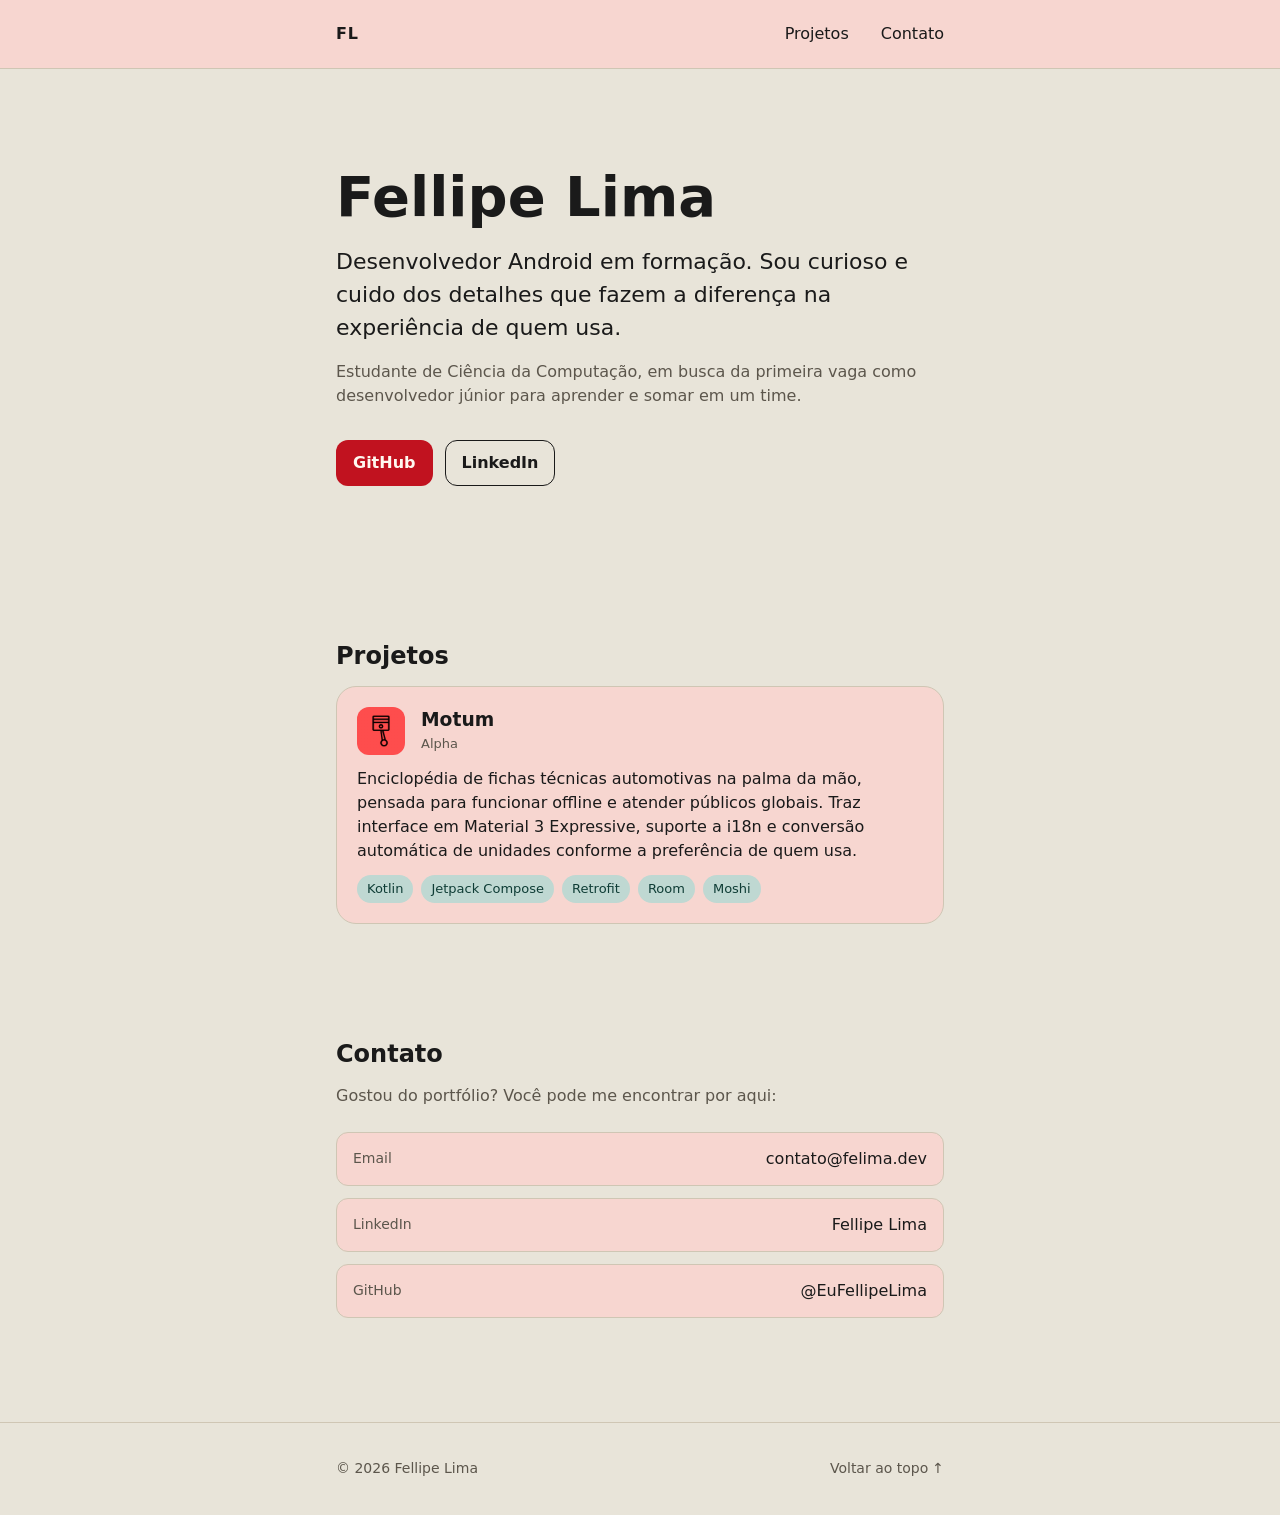
<file: index.html>
<!doctype html>
<html lang="pt-BR">
    <head>
        <meta charset="UTF-8" />
        <meta name="viewport" content="width=device-width, initial-scale=1.0" />
        <meta
            name="description"
            content="Fellipe Lima, estudante de Ciência da Computação. Desenvolvo apps Android com Kotlin. Veja meus projetos e fale comigo."
        />
        <meta
            name="theme-color"
            content="#F7D6D0"
            media="(prefers-color-scheme: light)"
        />
        <meta
            name="theme-color"
            content="#252322"
            media="(prefers-color-scheme: dark)"
        />
        <title>Fellipe Lima | Desenvolvedor Android</title>
        <link rel="stylesheet" href="/css/global.css" />
        <link rel="stylesheet" href="/css/home.css" />
    </head>
    <body>
        <a href="#main" class="skip-link">Pular para o conteúdo</a>
        <header class="header">
            <div class="container header-inner">
                <a href="#" aria-label="FL - Fellipe Lima" class="logo">FL</a>
                <nav class="nav">
                    <ul class="nav-list">
                        <li><a href="#projects">Projetos</a></li>
                        <li><a href="#contact">Contato</a></li>
                    </ul>
                </nav>
            </div>
        </header>
        <main id="main">
            <section class="hero container">
                <h1>Fellipe Lima</h1>
                <p class="hero-lead">
                    Desenvolvedor Android em formação. Sou curioso e cuido dos
                    detalhes que fazem a diferença na experiência de quem usa.
                </p>
                <p class="hero-meta">
                    Estudante de Ciência da Computação, em busca da primeira
                    vaga como desenvolvedor júnior para aprender e somar em um
                    time.
                </p>
                <div class="hero-buttons">
                    <a
                        href="https://go.felima.dev/github"
                        class="btn btn-primary"
                        target="_blank"
                        rel="noopener noreferrer"
                        >GitHub</a
                    >
                    <a
                        href="https://go.felima.dev/linkedin"
                        class="btn btn-secondary"
                        target="_blank"
                        rel="noopener noreferrer"
                        >LinkedIn</a
                    >
                </div>
            </section>
            <section id="projects" class="section container">
                <h2>Projetos</h2>
                <ul class="project-list">
                    <li>
                        <article class="project-card">
                            <div class="project-header">
                                <img
                                    src="/assets/img/motum-icon.webp"
                                    alt=""
                                    width="48"
                                    height="48"
                                    class="project-icon"
                                />
                                <div class="project-heading">
                                    <h3 class="project-title">Motum</h3>
                                    <p class="project-status">Alpha</p>
                                </div>
                            </div>
                            <p class="project-description">
                                Enciclopédia de fichas técnicas automotivas na
                                palma da mão, pensada para funcionar offline e
                                atender públicos globais. Traz interface em
                                Material 3 Expressive, suporte a i18n e
                                conversão automática de unidades conforme a
                                preferência de quem usa.
                            </p>
                            <ul class="tag-list">
                                <li class="tag">Kotlin</li>
                                <li class="tag">Jetpack Compose</li>
                                <li class="tag">Retrofit</li>
                                <li class="tag">Room</li>
                                <li class="tag">Moshi</li>
                            </ul>
                        </article>
                    </li>
                </ul>
            </section>
            <section id="contact" class="section container">
                <h2>Contato</h2>
                <p class="section-intro">
                    Gostou do portfólio? Você pode me encontrar por aqui:
                </p>
                <ul class="contact-list">
                    <li>
                        <a
                            class="contact-link"
                            href="mailto:contato@felima.dev"
                        >
                            <span class="contact-label">Email</span>
                            <span class="contact-value"
                                >contato@felima.dev</span
                            >
                        </a>
                    </li>
                    <li>
                        <a
                            class="contact-link"
                            href="https://go.felima.dev/linkedin"
                            target="_blank"
                            rel="noopener noreferrer"
                        >
                            <span class="contact-label">LinkedIn</span>
                            <span class="contact-value">Fellipe Lima</span>
                        </a>
                    </li>
                    <li>
                        <a
                            class="contact-link"
                            href="https://go.felima.dev/github"
                            target="_blank"
                            rel="noopener noreferrer"
                        >
                            <span class="contact-label">GitHub</span>
                            <span class="contact-value">@EuFellipeLima</span>
                        </a>
                    </li>
                </ul>
            </section>
        </main>
        <footer class="footer">
            <div class="container footer-inner">
                <p>&copy; 2026 Fellipe Lima</p>
                <a href="#" class="footer-top"
                    >Voltar ao topo<span aria-hidden="true">↑</span></a
                >
            </div>
        </footer>
    </body>
</html>
</file>
<file: css/global.css>
:root {
    --bg: #e8e4d9;
    --surface: #f7d6d0;
    --text: #1a1a1a;
    --text-muted: #5c564c;
    --accent: #c1121f;
    --accent-strong: #8b0000;
    --on-accent: #fff8f0;
    --border: #cfc6b4;
    --border-strong: #6e6657;
    --tag-bg: #bfd8d2;
    --tag-text: #0f3d36;
    --radius-sm: 0.5rem;
    --radius-md: 0.75rem;
    --radius-lg: 1.25rem;
    --radius-full: 999px;
    color-scheme: light;
}

@media (prefers-color-scheme: dark) {
    :root {
        --bg: #1a1a1a;
        --surface: #252322;
        --text: #e8e4d9;
        --text-muted: #a8a296;
        --accent: #f2545b;
        --accent-strong: #ff8a8a;
        --on-accent: #1a1a1a;
        --border: #3a3633;
        --border-strong: var(--border);
        --tag-bg: #25403a;
        --tag-text: #bfd8d2;
        color-scheme: dark;
    }
}

@media (prefers-reduced-motion: no-preference) {
    html {
        scroll-behavior: smooth;
    }
}

*,
*::before,
*::after {
    box-sizing: border-box;
}

html {
    scroll-padding-top: 3rem;
}

body {
    min-height: 100dvh;
    display: flex;
    flex-direction: column;
    background-color: var(--bg);
    color: var(--text);
    font-family:
        system-ui,
        -apple-system,
        BlinkMacSystemFont,
        "Segoe UI",
        Roboto,
        sans-serif;
    line-height: 1.5;
    margin: 0;
}

main {
    flex: 1;
}

a {
    -webkit-tap-highlight-color: transparent;
}

a:focus-visible {
    outline: 2px solid var(--accent-strong);
    outline-offset: 2px;
}

.skip-link {
    position: absolute;
    top: 0.5rem;
    left: 0.5rem;
    transform: translateY(-200%);
    background-color: var(--accent);
    color: var(--on-accent);
    border-radius: var(--radius-sm);
    padding: 0.5rem 1rem;
    z-index: 100;
    text-decoration: none;
}

@media (prefers-reduced-motion: no-preference) {
    .skip-link {
        transition: transform 0.15s ease;
    }
}

.skip-link:focus {
    transform: translateY(0);
}

.header {
    position: sticky;
    top: 0;
    z-index: 10;
    border-bottom: 1px solid var(--border);
    padding-block: 0.75rem;
    background-color: var(--surface);
}

.header-inner {
    display: flex;
    justify-content: space-between;
    align-items: center;
    flex-wrap: wrap;
}

.logo,
.nav a {
    display: inline-block;
    padding: 0.625rem 0.75rem;
    text-decoration: none;
    color: var(--text);
    border-radius: var(--radius-sm);
    transition:
        color 0.15s ease,
        background-color 0.15s ease;
}

@media (hover: hover) {
    .logo:hover,
    .nav a:hover {
        color: var(--accent-strong);
    }
}

.logo:active,
.nav a:active {
    background-color: var(--border);
    color: var(--accent-strong);
}

.logo {
    font-weight: 700;
    letter-spacing: 0.05em;
    margin-inline-start: -0.75rem;
}

.nav a {
    font-weight: 500;
}

.nav-list {
    display: flex;
    list-style: none;
    margin: 0;
    margin-inline-end: -0.75rem;
    padding: 0;
    gap: 0.5rem;
}

.section {
    padding-block: clamp(2rem, 5vw, 3.5rem);
}

.section h2 {
    margin: 0 0 0.75rem;
}

.section-intro {
    color: var(--text-muted);
    margin: 0 0 1.5rem;
}

.container {
    max-width: 40rem;
    margin-inline: auto;
    padding-inline: 1rem;
}

.btn {
    display: inline-block;
    padding: 0.625rem 1rem;
    text-decoration: none;
    min-height: 44px;
    border-radius: var(--radius-md);
    font-weight: 600;
    border: 1px solid transparent;
    transition:
        background-color 0.15s ease,
        border-color 0.15s ease,
        transform 0.1s ease;
}

.btn-primary {
    background-color: var(--accent);
    color: var(--on-accent);
}

.btn-secondary {
    background-color: transparent;
    color: var(--text);
    border-color: var(--text);
}

@media (hover: hover) {
    .btn-primary:hover {
        background-color: var(--accent-strong);
    }

    .btn-secondary:hover {
        background-color: var(--surface);
    }
}

.btn:active {
    transform: scale(0.98);
}

.tag-list {
    display: flex;
    list-style: none;
    margin: 0;
    padding: 0;
    gap: 0.5rem;
    flex-wrap: wrap;
}

.tag {
    background-color: var(--tag-bg);
    color: var(--tag-text);
    font-size: 0.8125rem;
    font-weight: 500;
    padding: 0.25rem 0.625rem;
    border-radius: var(--radius-full);
}

.footer {
    border-top: 1px solid var(--border);
    color: var(--text-muted);
    font-size: 0.875rem;
    padding-block: 1.5rem;
    margin-top: 3rem;
}

.footer p {
    margin: 0;
}

.footer-inner {
    display: flex;
    flex-direction: column;
    gap: 0.25rem;
}

.footer-top {
    display: inline-flex;
    align-items: center;
    min-height: 44px;
    gap: 0.25rem;
    width: fit-content;
    color: var(--text-muted);
    text-decoration: none;
    transition:
        color 0.15s ease,
        transform 0.1s ease;
}

@media (hover: hover) {
    .footer-top:hover {
        color: var(--accent-strong);
    }
}

@media (min-width: 32rem) {
    .footer-inner {
        flex-direction: row;
        justify-content: space-between;
        align-items: center;
    }
}

.footer-top:active {
    color: var(--accent-strong);
    transform: scale(0.98);
}
</file>
<file: css/home.css>
.hero {
    padding-block: clamp(3rem, 8vw, 6rem);
}

.hero h1 {
    font-size: clamp(2rem, 5vw + 1rem, 3.5rem);
    line-height: 1.15;
    margin: 0 0 1rem;
}

.hero-lead {
    font-size: clamp(1.125rem, 2vw + 0.5rem, 1.375rem);
    margin: 0 0 1rem;
}

.hero-meta {
    color: var(--text-muted);
    margin: 0 0 2rem;
}

.hero-buttons {
    display: flex;
    flex-wrap: wrap;
    gap: 0.75rem;
}

.project-list {
    display: flex;
    flex-direction: column;
    gap: 1rem;
    list-style: none;
    margin: 0;
    padding: 0;
}

.project-card {
    background-color: var(--surface);
    border: 1px solid var(--border);
    border-radius: var(--radius-lg);
    padding: 1.25rem;
}

.project-header {
    display: flex;
    gap: 1rem;
    align-items: center;
    margin-bottom: 0.75rem;
}

.project-icon {
    border-radius: var(--radius-md);
    flex-shrink: 0;
}

.project-heading {
    flex: 1;
    min-width: 0;
}

.project-title {
    margin: 0 0 0.125rem;
    line-height: 1.2;
}

.project-status {
    margin: 0;
    font-size: 0.8125rem;
    color: var(--text-muted);
}

.project-description {
    margin: 0 0 0.75rem;
}

.contact-list {
    display: flex;
    flex-direction: column;
    gap: 0.75rem;
    margin: 0;
    padding: 0;
    list-style: none;
}

.contact-link {
    display: flex;
    flex-direction: column;
    align-items: flex-start;
    border-radius: var(--radius-md);
    background-color: var(--surface);
    border: 1px solid var(--border);
    color: var(--text);
    min-height: 44px;
    padding: 0.875rem 1rem;
    gap: 0.125rem;
    text-decoration: none;
    transition:
        background-color 0.15s ease,
        border-color 0.15s ease,
        transform 0.1s ease;
}

.contact-label {
    font-size: 0.8125rem;
    color: var(--text-muted);
    text-transform: uppercase;
    letter-spacing: 0.04em;
}

.contact-value {
    color: var(--text);
    font-weight: 500;
    overflow-wrap: anywhere;
    transition: color 0.15s ease;
}

@media (hover: hover) {
    .contact-link:hover {
        border-color: var(--accent);
    }

    .contact-link:hover .contact-value {
        color: var(--accent-strong);
    }
}

.contact-link:active {
    transform: scale(0.98);
    border-color: var(--accent);
}

@media (min-width: 32rem) {
    .contact-link {
        flex-direction: row;
        align-items: center;
        justify-content: space-between;
        gap: 1rem;
    }

    .contact-label {
        font-size: 0.875rem;
        text-transform: none;
        letter-spacing: normal;
    }
}
</file>
